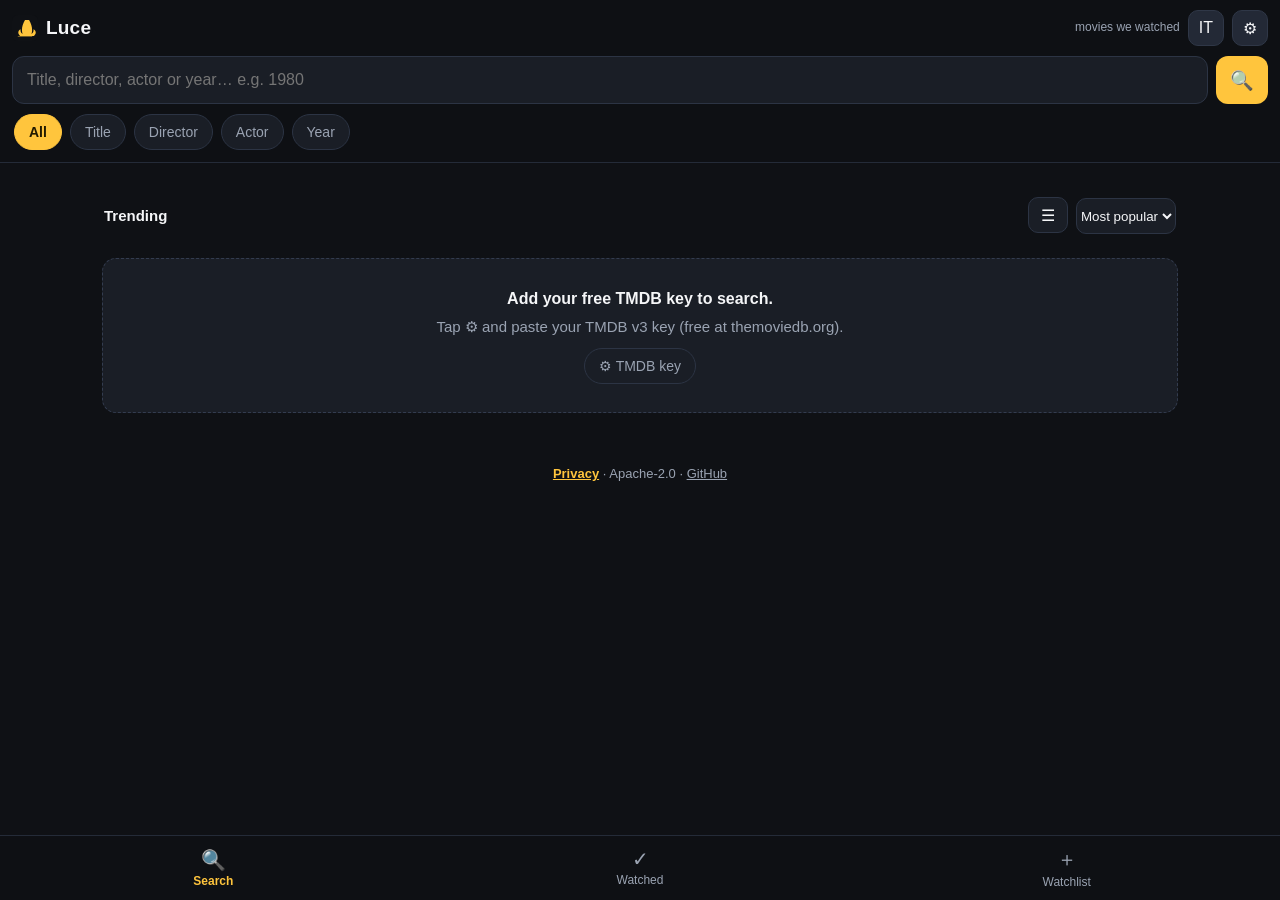
<file: index.html>
<!doctype html>
<html lang="en">
<head>
  <meta charset="utf-8" />
  <meta name="viewport" content="width=device-width, initial-scale=1, viewport-fit=cover" />
  <title>Luce — movies we watched</title>
  <meta name="description" content="Luce: search movies by title, director, actor or year, mark them as watched and save your thoughts." />
  <meta name="theme-color" content="#0f1115" />
  <link rel="manifest" href="./manifest.webmanifest" />
  <link rel="icon" href="./icon.svg" type="image/svg+xml" />
  <link rel="stylesheet" href="./style.css" />
</head>
<body>
  <header class="topbar">
    <div class="brand">
      <img src="./icon.svg" alt="" width="26" height="26" />
      <b>Luce</b>
      <small data-i18n="tagline">movies we watched</small>
      <button id="langBtn" title="Language / Lingua" aria-label="Switch language">IT</button>
      <button id="settingsBtn" title="Settings / TMDB key" aria-label="Settings">⚙</button>
    </div>
    <div class="searchrow" role="search">
      <input id="q" type="search" autocomplete="off" enterkeyhint="search"
        placeholder="Title, director, actor or year… e.g. 1980" aria-label="Search movies"
        data-i18n-ph="searchPh" />
      <button id="go" aria-label="Search">🔍</button>
    </div>
    <nav class="chips" aria-label="Search type">
      <button class="chip" data-mode="all" aria-pressed="true" data-i18n="modeAll">All</button>
      <button class="chip" data-mode="title" aria-pressed="false" data-i18n="modeTitle">Title</button>
      <button class="chip" data-mode="director" aria-pressed="false" data-i18n="modeDirector">Director</button>
      <button class="chip" data-mode="actor" aria-pressed="false" data-i18n="modeActor">Actor</button>
      <button class="chip" data-mode="year" aria-pressed="false" data-i18n="modeYear">Year</button>
    </nav>
  </header>

  <main id="view-search">
    <div class="suggest" id="suggest" hidden></div>
    <div id="personRow" class="personrow" hidden></div>
    <div class="context">
      <h2 id="resTitle" data-i18n="trending">Trending</h2>
      <span id="resCount"></span>
      <span class="spacer"></span>
      <button class="viewbtn" id="viewBtn" aria-label="Toggle grid/list view" title="Grid / list">☰</button>
      <select id="sort" aria-label="Sort">
        <option value="pop" data-i18n="sortPop">Most popular</option>
        <option value="vote" data-i18n="sortVote">Top rated</option>
        <option value="az">A–Z</option>
      </select>
    </div>
    <div id="grid" class="grid" aria-live="polite"></div>
    <div id="empty" class="empty" hidden></div>
    <div class="suggest"><button id="more" hidden data-i18n="showMore">Show more ↓</button></div>
  </main>

  <main id="view-watched" hidden>
    <div class="context"><h2 data-i18n="myWatched">My watched</h2><span id="watchedCount"></span><span class="spacer"></span><button class="viewbtn" id="viewBtnW" aria-label="Toggle grid/list view" title="Grid / list">☰</button></div>
    <div class="toolbar">
      <input id="fWatched" type="search" placeholder="Filter: title, director, actor, note…" aria-label="Filter watched" data-i18n-ph="filterPh" />
      <select id="fYear" aria-label="Filter by year"><option value="" data-i18n="yearAll">Year: all</option></select>
      <select id="fRating" aria-label="Filter by rating">
        <option value="" data-i18n="ratingAll">Rating: all</option><option value="5">5★</option>
        <option value="4">4★+</option><option value="3">3★+</option><option value="notes" data-i18n="withNotes">With notes</option>
      </select>
    </div>
    <div class="toolbar">
      <button class="chip" id="exportBtn" aria-pressed="false" data-i18n="exportJson">⬇ Export JSON</button>
      <button class="chip" id="importBtn" aria-pressed="false" data-i18n="importJson">⬆ Import JSON</button>
      <input type="file" id="importFile" accept="application/json" hidden />
    </div>
    <div id="gridWatched" class="grid"></div>
    <div id="emptyWatched" class="empty" hidden></div>
  </main>

  <main id="view-watchlist" hidden>
    <div class="context"><h2 data-i18n="watchlist">Watchlist</h2><span id="wlCount"></span><span class="spacer"></span><button class="viewbtn" id="viewBtnWl" aria-label="Toggle grid/list view" title="Grid / list">☰</button></div>
    <div id="gridWl" class="grid"></div>
    <div id="emptyWl" class="empty" hidden></div>
  </main>

  <nav class="tabs" aria-label="Sections">
    <button data-tab="search" aria-selected="true"><span class="ic">🔍</span><span data-i18n="tabSearch">Search</span></button>
    <button data-tab="watched" aria-selected="false"><span class="ic">✓</span><span data-i18n="tabWatched">Watched</span> <span id="nWatched"></span></button>
    <button data-tab="watchlist" aria-selected="false"><span class="ic">＋</span><span data-i18n="tabWatchlist">Watchlist</span> <span id="nWl"></span></button>
  </nav>

  <div id="sheetRoot"></div>
  <div id="toastRoot"></div>

  <footer style="text-align:center;padding:18px 12px 8px;color:var(--muted);font-size:13px">
    <a href="./privacy.html" style="color:var(--accent);font-weight:700">Privacy</a>
    <span> · Apache-2.0 · </span>
    <a href="https://github.com/simoneloru/luci" style="color:var(--muted)">GitHub</a>
  </footer>

  <dialog id="settingsDlg">
    <form method="dialog">
      <h3 style="margin-top:0">TMDB key</h3>
      <p style="color:var(--muted);font-size:14px" data-i18n="keyHelp">Free from themoviedb.org → Settings → API (v3 key). It stays in your browser only, never in the repo.</p>
      <input id="keyInput" type="password" placeholder="Paste your v3 key here…" autocomplete="off" data-i18n-ph="keyPh" />
      <div class="row">
        <button value="cancel" data-i18n="close">Close</button>
        <button value="default" id="saveKey" class="primary" data-i18n="save">Save</button>
      </div>
    </form>
  </dialog>

  <script src="./config.js"></script>
  <script src="./app.js" defer></script>
</body>
</html>
</file>
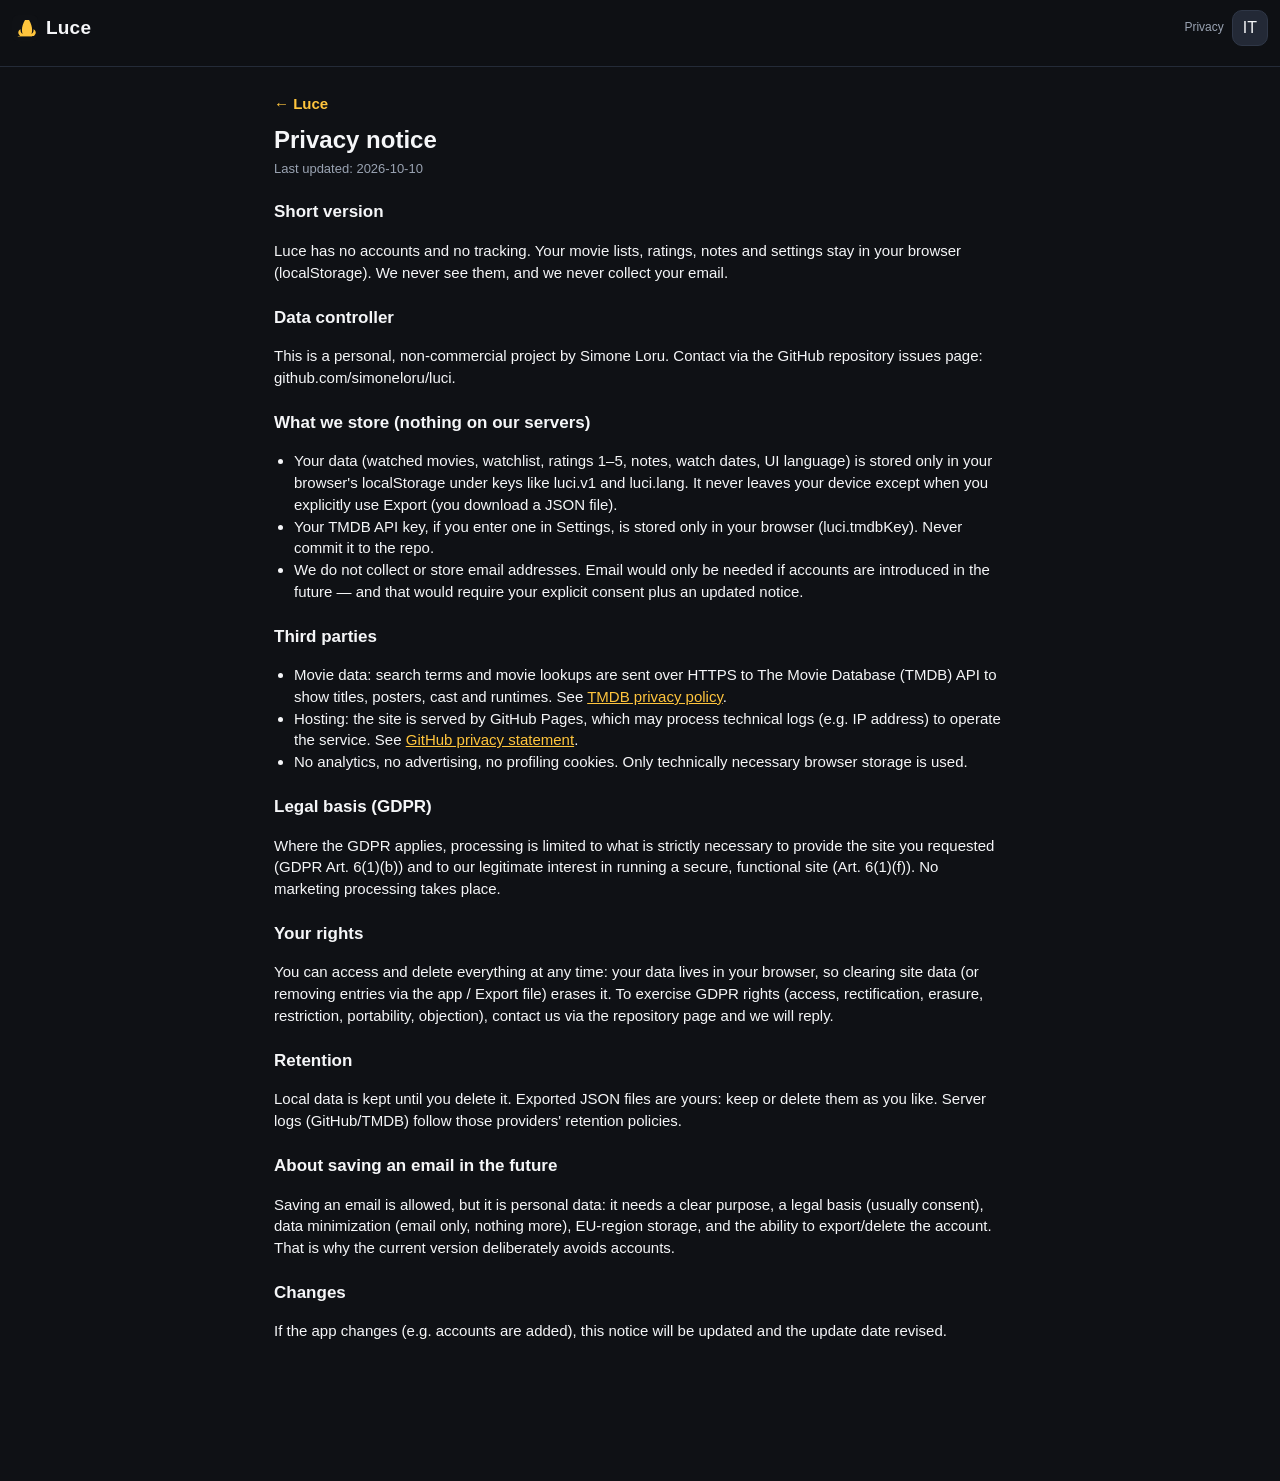
<file: privacy.html>
<!doctype html>
<html lang="en">
<head>
  <meta charset="utf-8" />
  <meta name="viewport" content="width=device-width, initial-scale=1, viewport-fit=cover" />
  <title>Privacy — Luce</title>
  <meta name="description" content="Privacy notice for Luce. No accounts, your data stays in your browser." />
  <meta name="theme-color" content="#0f1115" />
  <link rel="icon" href="./icon.svg" type="image/svg+xml" />
  <link rel="stylesheet" href="./style.css" />
  <style>
    .doc { max-width: 760px; margin: 0 auto; padding: 20px 14px 60px; }
    .doc h1 { font-size: 24px; margin: 8px 0 2px; }
    .doc .updated { color: var(--muted); font-size: 13px; margin-bottom: 16px; }
    .doc h2 { font-size: 17px; margin: 22px 0 6px; }
    .doc p, .doc li { font-size: 15px; }
    .doc ul { padding-left: 20px; }
    .doc a { color: var(--accent); }
    .backlink { display: inline-block; margin-top: 6px; color: var(--accent); text-decoration: none; font-weight: 700; }
  </style>
</head>
<body>
  <header class="topbar">
    <div class="brand">
      <img src="./icon.svg" alt="" width="26" height="26" />
      <b>Luce</b>
      <small>Privacy</small>
      <button id="langBtn" title="Language / Lingua" aria-label="Switch language">IT</button>
    </div>
  </header>

  <main class="doc">
    <a class="backlink" href="./">← Luce</a>
    <h1 data-en="Privacy notice" data-it="Informativa privacy">Privacy notice</h1>
    <div class="updated"><span data-en="Last updated: " data-it="Ultimo aggiornamento: ">Last updated: </span>2026-10-10</div>

    <h2 data-en="Short version" data-it="In breve">Short version</h2>
    <p data-en="Luce has no accounts and no tracking. Your movie lists, ratings, notes and settings stay in your browser (localStorage). We never see them, and we never collect your email."
       data-it="Luce non ha account e non ti traccia. Le tue liste di film, voti, note e impostazioni restano nel tuo browser (localStorage). Noi non li vediamo e non raccogliamo la tua email.">Luce has no accounts and no tracking. Your movie lists, ratings, notes and settings stay in your browser (localStorage). We never see them, and we never collect your email.</p>

    <h2 data-en="Data controller" data-it="Titolare del trattamento">Data controller</h2>
    <p data-en="This is a personal, non-commercial project by Simone Loru. Contact via the GitHub repository issues page: github.com/simoneloru/luci."
       data-it="Progetto personale e non commerciale di Simone Loru. Contatti tramite la pagina issues del repository GitHub: github.com/simoneloru/luci.">This is a personal, non-commercial project by Simone Loru. Contact via the GitHub repository issues page: github.com/simoneloru/luci.</p>

    <h2 data-en="What we store (nothing on our servers)" data-it="Cosa salviamo (niente sui nostri server)">What we store (nothing on our servers)</h2>
    <ul>
      <li data-en="Your data (watched movies, watchlist, ratings 1–5, notes, watch dates, UI language) is stored only in your browser's localStorage under keys like luci.v1 and luci.lang. It never leaves your device except when you explicitly use Export (you download a JSON file)."
          data-it="I tuoi dati (film visti, watchlist, voti 1–5, note, date di visione, lingua) sono salvati solo nel localStorage del tuo browser (chiavi tipo luci.v1 e luci.lang). Non lasciano mai il tuo dispositivo, tranne quando usi Esporta (scarichi un file JSON).">Your data (watched movies, watchlist, ratings 1–5, notes, watch dates, UI language) is stored only in your browser's localStorage under keys like luci.v1 and luci.lang. It never leaves your device except when you explicitly use Export (you download a JSON file).</li>
      <li data-en="Your TMDB API key, if you enter one in Settings, is stored only in your browser (luci.tmdbKey). Never commit it to the repo."
          data-it="La tua chiave API TMDB, se la inserisci nelle Impostazioni, resta solo nel tuo browser (luci.tmdbKey). Non committarla mai nel repo.">Your TMDB API key, if you enter one in Settings, is stored only in your browser (luci.tmdbKey). Never commit it to the repo.</li>
      <li data-en="We do not collect or store email addresses. Email would only be needed if accounts are introduced in the future — and that would require your explicit consent plus an updated notice."
          data-it="Non raccogliamo né salviamo indirizzi email. La email servirebbe solo se in futuro introdurremo gli account — e in quel caso servirebbero il tuo consenso esplicito e un'informativa aggiornata.">We do not collect or store email addresses. Email would only be needed if accounts are introduced in the future — and that would require your explicit consent plus an updated notice.</li>
    </ul>

    <h2 data-en="Third parties" data-it="Terze parti">Third parties</h2>
    <ul>
      <li><span data-en="Movie data: search terms and movie lookups are sent over HTTPS to The Movie Database (TMDB) API to show titles, posters, cast and runtimes. See " data-it="Dati film: i termini cercati sono inviati via HTTPS alle API di The Movie Database (TMDB) per mostrare titoli, locandine, cast e durate. Vedi ">Movie data: search terms and movie lookups are sent over HTTPS to The Movie Database (TMDB) API to show titles, posters, cast and runtimes. See </span><a href="https://www.themoviedb.org/privacy-policy">TMDB privacy policy</a>.</li>
      <li><span data-en="Hosting: the site is served by GitHub Pages, which may process technical logs (e.g. IP address) to operate the service. See " data-it="Hosting: il sito è servito da GitHub Pages, che può trattare log tecnici (es. indirizzo IP) per erogare il servizio. Vedi ">Hosting: the site is served by GitHub Pages, which may process technical logs (e.g. IP address) to operate the service. See </span><a href="https://docs.github.com/en/site-policy/privacy-policies/github-privacy-statement">GitHub privacy statement</a>.</li>
      <li data-en="No analytics, no advertising, no profiling cookies. Only technically necessary browser storage is used."
          data-it="Niente analytics, niente pubblicità, niente cookie di profilazione. Solo storage tecnico necessario nel browser.">No analytics, no advertising, no profiling cookies. Only technically necessary browser storage is used.</li>
    </ul>

    <h2 data-en="Legal basis (GDPR)" data-it="Base giuridica (GDPR)">Legal basis (GDPR)</h2>
    <p data-en="Where the GDPR applies, processing is limited to what is strictly necessary to provide the site you requested (GDPR Art. 6(1)(b)) and to our legitimate interest in running a secure, functional site (Art. 6(1)(f)). No marketing processing takes place."
       data-it="Ove si applichi il GDPR, il trattamento è limitato a quanto strettamente necessario per fornire il sito richiesto (art. 6(1)(b) GDPR) e al nostro legittimo interesse a far funzionare un sito sicuro (art. 6(1)(f)). Nessun trattamento di marketing.">Where the GDPR applies, processing is limited to what is strictly necessary to provide the site you requested (GDPR Art. 6(1)(b)) and to our legitimate interest in running a secure, functional site (Art. 6(1)(f)). No marketing processing takes place.</p>

    <h2 data-en="Your rights" data-it="I tuoi diritti">Your rights</h2>
    <p data-en="You can access and delete everything at any time: your data lives in your browser, so clearing site data (or removing entries via the app / Export file) erases it. To exercise GDPR rights (access, rectification, erasure, restriction, portability, objection), contact us via the repository page and we will reply."
       data-it="Puoi accedere a tutto e cancellare tutto in ogni momento: i dati sono nel tuo browser, quindi cancellando i dati del sito (o le voci via app / file Export) li elimini. Per esercitare i diritti GDPR (accesso, rettifica, cancellazione, limitazione, portabilità, opposizione), contattaci tramite la pagina del repository e ti risponderemo.">You can access and delete everything at any time: your data lives in your browser, so clearing site data (or removing entries via the app / Export file) erases it. To exercise GDPR rights (access, rectification, erasure, restriction, portability, objection), contact us via the repository page and we will reply.</p>

    <h2 data-en="Retention" data-it="Conservazione">Retention</h2>
    <p data-en="Local data is kept until you delete it. Exported JSON files are yours: keep or delete them as you like. Server logs (GitHub/TMDB) follow those providers' retention policies."
       data-it="I dati locali restano finché non li cancelli tu. I file JSON esportati sono tuoi: conservali o eliminali come vuoi. I log server (GitHub/TMDB) seguono le policy di quei fornitori.">Local data is kept until you delete it. Exported JSON files are yours: keep or delete them as you like. Server logs (GitHub/TMDB) follow those providers' retention policies.</p>

    <h2 data-en="About saving an email in the future" data-it="Sul salvare una email in futuro">About saving an email in the future</h2>
    <p data-en="Saving an email is allowed, but it is personal data: it needs a clear purpose, a legal basis (usually consent), data minimization (email only, nothing more), EU-region storage, and the ability to export/delete the account. That is why the current version deliberately avoids accounts."
       data-it="Salvare una email è consentito, ma è un dato personale: servono finalità chiara, base giuridica (di solito il consenso), minimizzazione (solo email, niente altro), storage in regione UE e possibilità di esportare/cancellare l'account. Per questo la versione attuale evita volutamente gli account.">Saving an email is allowed, but it is personal data: it needs a clear purpose, a legal basis (usually consent), data minimization (email only, nothing more), EU-region storage, and the ability to export/delete the account. That is why the current version deliberately avoids accounts.</p>

    <h2 data-en="Changes" data-it="Modifiche">Changes</h2>
    <p data-en="If the app changes (e.g. accounts are added), this notice will be updated and the update date revised."
       data-it="Se l'app cambia (es. vengono aggiunti gli account), questa informativa verrà aggiornata con nuova data.">If the app changes (e.g. accounts are added), this notice will be updated and the update date revised.</p>
  </main>

  <script>
    // Minimal language switcher (English source, Italian translation inline).
    (function () {
      var KEY = "luci.lang";
      function pick() {
        try { return localStorage.getItem(KEY) || ((navigator.language || "en").toLowerCase().indexOf("it") === 0 ? "it" : "en"); }
        catch (e) { return "en"; }
      }
      function apply(lang) {
        document.documentElement.lang = lang === "it" ? "it" : "en";
        document.querySelectorAll("[data-en]").forEach(function (el) {
          el.textContent = lang === "it" ? (el.getAttribute("data-it") || el.getAttribute("data-en")) : el.getAttribute("data-en");
        });
        var btn = document.getElementById("langBtn");
        if (btn) btn.textContent = lang === "it" ? "EN" : "IT";
        try { localStorage.setItem(KEY, lang); } catch (e) {}
      }
      var btn = document.getElementById("langBtn");
      if (btn) btn.addEventListener("click", function () {
        apply(pick() === "it" ? "en" : "it");
      });
      apply(pick());
    })();
  </script>
</body>
</html>
</file>
<file: style.css>
:root {
  --bg: #0f1115;
  --surface: #1a1e26;
  --surface-2: #232936;
  --text: #f5f6f8;
  --muted: #9aa3b2;
  --accent: #ffc53d;
  --green: #22c55e;
  --radius: 12px;
  --tab-h: 64px;
}
* { box-sizing: border-box; }
html, body { margin: 0; padding: 0; }
body {
  background: var(--bg);
  color: var(--text);
  font-family: -apple-system, BlinkMacSystemFont, "Segoe UI", Inter, Roboto, sans-serif;
  font-size: 15px;
  line-height: 1.45;
  padding-bottom: calc(var(--tab-h) + env(safe-area-inset-bottom));
}
.topbar {
  position: sticky; top: 0; z-index: 20;
  background: rgba(15,17,21,.92);
  backdrop-filter: blur(10px);
  border-bottom: 1px solid #242b38;
  padding: 10px 12px calc(10px);
}
.brand { display: flex; align-items: center; gap: 8px; margin-bottom: 10px; }
.brand img { width: 26px; height: 26px; }
.brand b { font-size: 19px; letter-spacing: .2px; }
.brand small { color: var(--muted); font-size: 12px; margin-left: auto; }
.brand button { background: var(--surface-2); color: var(--text); border: 1px solid #2f3747; border-radius: 10px; min-height: 36px; padding: 0 10px; font-size: 16px; }
.searchrow { display: flex; gap: 8px; }
.searchrow input {
  flex: 1; min-height: 48px; font-size: 16px;
  background: var(--surface); color: var(--text);
  border: 1px solid #2c3444; border-radius: 12px; padding: 0 14px;
}
.searchrow button {
  min-height: 48px; min-width: 52px; border-radius: 12px;
  background: var(--accent); border: 0; font-size: 19px; font-weight: 700; color: #221a00;
}
.chips { display: flex; gap: 8px; overflow-x: auto; padding: 10px 2px 2px; scrollbar-width: none; }
.chips::-webkit-scrollbar { display: none; }
.chip {
  flex: 0 0 auto; min-height: 36px; padding: 0 14px; border-radius: 999px;
  background: var(--surface); color: var(--muted); border: 1px solid #2c3444; font-size: 14px;
}
.chip[aria-pressed="true"] { background: var(--accent); color: #221a00; border-color: var(--accent); font-weight: 700; }
main { max-width: 1100px; margin: 0 auto; padding: 12px 12px 24px; }
.context { display: flex; align-items: baseline; gap: 8px; margin: 6px 2px 10px; }
.context h2 { font-size: 15px; margin: 0; }
.context span { color: var(--muted); font-size: 12px; }
.context select { margin-left: auto; background: var(--surface); color: var(--text); border: 1px solid #2c3444; border-radius: 10px; min-height: 36px; }
.suggest { display: flex; gap: 8px; margin: 0 2px 10px; }
.suggest button { flex: 1; min-height: 44px; border-radius: 12px; background: #253350; color: #dbe6ff; border: 1px solid #354a77; font-size: 14px; font-weight: 600; }
.grid { display: grid; grid-template-columns: repeat(3, 1fr); gap: 14px; }
@media (min-width: 700px) { .grid { grid-template-columns: repeat(4, 1fr); gap: 16px; } }
@media (min-width: 1000px) { .grid { grid-template-columns: repeat(6, 1fr); } }
/* Poster card: vertical flex so the caption always flows below the poster
   and can never be clipped by the next row. */
.card { display: flex; flex-direction: column; width: 100%; min-width: 0; background: transparent; border: 0; padding: 0; text-align: left; color: inherit; cursor: pointer; font: inherit; }
.poster { position: relative; width: 100%; aspect-ratio: 2/3; border-radius: 14px; overflow: hidden; background: var(--surface); border: 1px solid #262e3e; box-shadow: 0 4px 14px rgba(0,0,0,.35); }
.poster img { width: 100%; height: 100%; object-fit: cover; display: block; }
.poster .ph { position: absolute; inset: 0; display: flex; align-items: center; justify-content: center; color: var(--muted); font-size: 12px; padding: 8px; text-align: center; }
.badge { position: absolute; top: 6px; left: 6px; display: flex; gap: 4px; }
.badge i { font-style: normal; font-size: 11px; font-weight: 800; background: rgba(10,12,16,.85); border-radius: 8px; padding: 3px 7px; border: 1px solid #333c4f; }
.badge .visto { color: #4ade80; border-color: #14532d; }
.badge .mio { color: var(--accent); border-color: #6b5300; }
.card .cap { display: block; min-width: 0; padding: 8px 2px 0; }
.card h3 { display: -webkit-box; -webkit-line-clamp: 2; -webkit-box-orient: vertical; overflow: hidden; font-size: 14px; line-height: 1.32; font-weight: 600; letter-spacing: .1px; margin: 0; overflow-wrap: break-word; }
@supports (line-clamp: 2) { .card h3 { display: block; line-clamp: 2; } }
.card .yr { display: block; margin-top: 3px; color: var(--muted); font-size: 12.5px; line-height: 1.3; }
@media (hover: hover) {
  .poster { transition: transform .16s ease, box-shadow .16s ease; }
  .card:hover .poster { transform: translateY(-3px); box-shadow: 0 10px 24px rgba(0,0,0,.5); }
}
/* List mode: compact rows with thumb + text, toggled via .list on the grid. */
.grid.list { grid-template-columns: 1fr; gap: 8px; }
.grid.list .card { flex-direction: row; align-items: center; gap: 12px; background: var(--surface); border: 1px solid #2a3242; border-radius: 14px; padding: 8px; }
.grid.list .poster { width: 58px; flex: 0 0 58px; border-radius: 9px; box-shadow: none; }
.grid.list .cap { flex: 1; padding: 0; }
.grid.list .card h3 { font-size: 15px; -webkit-line-clamp: 1; }
@supports (line-clamp: 1) { .grid.list .card h3 { line-clamp: 1; } }
.grid.list .card .yr { font-size: 13px; }
.viewbtn { flex: 0 0 auto; background: var(--surface); color: var(--text); border: 1px solid #2c3444; border-radius: 10px; min-height: 36px; min-width: 40px; font-size: 16px; }
.context .spacer { flex: 1; }
.context select { margin-left: 0; }
.personrow { display: flex; gap: 10px; overflow-x: auto; margin-bottom: 12px; }
.person { flex: 0 0 auto; width: 132px; background: var(--surface); border: 1px solid #2a3242; border-radius: 12px; padding: 8px; color: inherit; }
.person img { width: 100%; aspect-ratio: 1/1; object-fit: cover; border-radius: 8px; background: #0c0e12; }
.person b { font-size: 13px; display: block; margin-top: 6px; }
.person small { color: var(--muted); }
.empty { text-align: center; color: var(--muted); background: var(--surface); border: 1px dashed #333c4f; border-radius: 14px; padding: 28px 16px; margin-top: 14px; }
.empty b { color: var(--text); display: block; margin-bottom: 6px; font-size: 16px; }
.tabs {
  position: fixed; left: 0; right: 0; bottom: 0; z-index: 30;
  display: flex; background: rgba(15,17,21,.96); backdrop-filter: blur(10px);
  border-top: 1px solid #242b38;
  padding-bottom: env(safe-area-inset-bottom);
}
.tabs button {
  flex: 1; background: none; border: 0; color: var(--muted);
  min-height: var(--tab-h); font-size: 12px; display: flex; flex-direction: column; align-items: center; justify-content: center; gap: 2px;
}
.tabs button span.ic { font-size: 20px; }
.tabs button[aria-selected="true"] { color: var(--accent); font-weight: 700; }
/* bottom sheet */
.scrim { position: fixed; inset: 0; background: rgba(0,0,0,.6); z-index: 40; }
.sheet {
  position: fixed; left: 0; right: 0; bottom: 0; z-index: 41;
  background: #141821; border-radius: 18px 18px 0 0;
  max-height: 92dvh; overflow-y: auto; padding: 12px 14px calc(18px + env(safe-area-inset-bottom));
}
.sheet .grab { width: 44px; height: 5px; border-radius: 99px; background: #333c4f; margin: 2px auto 12px; }
.detail-head { display: flex; gap: 12px; }
.detail-head img { width: 92px; aspect-ratio: 2/3; object-fit: cover; border-radius: 10px; background: var(--surface-2); }
.detail-head h2 { margin: 0 0 4px; font-size: 20px; }
.detail-head .meta { color: var(--muted); font-size: 13px; }
.actions { display: flex; gap: 8px; margin: 12px 0; }
.actions button { flex: 1; min-height: 52px; border-radius: 14px; font-size: 16px; font-weight: 800; border: 1px solid #333c4f; background: var(--surface-2); color: var(--text); }
.actions button.on-visto { background: var(--green); border-color: var(--green); color: #04120a; }
.actions button.on-wl { background: var(--accent); border-color: var(--accent); color: #221a00; }
.mine { background: var(--surface); border: 1px solid #2a3242; border-radius: 14px; padding: 12px; margin-top: 8px; }
.mine h3 { margin: 0 0 8px; font-size: 14px; }
.stars { display: flex; gap: 6px; margin-bottom: 10px; }
.stars button { flex: 1; min-height: 48px; font-size: 24px; background: var(--surface-2); border: 1px solid #333c4f; border-radius: 12px; color: var(--muted); }
.stars button.lit { color: var(--accent); border-color: #6b5300; }
.mine textarea { width: 100%; min-height: 76px; border-radius: 12px; border: 1px solid #2c3444; background: #0e1117; color: var(--text); padding: 10px; font-size: 15px; font-family: inherit; }
.mine .row { display: flex; gap: 8px; margin-top: 8px; flex-wrap: wrap; }
.mine .row label { flex: 1; min-width: 140px; font-size: 13px; color: var(--muted); display: flex; align-items: center; gap: 6px; }
.mine input[type="date"] { background: #0e1117; color: var(--text); border: 1px solid #2c3444; border-radius: 10px; min-height: 40px; padding: 0 8px; }
.saved { color: #4ade80; font-size: 13px; min-height: 18px; margin-top: 6px; }
.toolbar { display: flex; gap: 8px; margin-bottom: 10px; flex-wrap: wrap; }
.toolbar input, .toolbar select { background: var(--surface); color: var(--text); border: 1px solid #2c3444; border-radius: 10px; min-height: 42px; padding: 0 10px; font-size: 14px; }
.toolbar input { flex: 2; min-width: 150px; }
.toast { position: fixed; left: 12px; right: 12px; bottom: calc(var(--tab-h) + 12px + env(safe-area-inset-bottom)); z-index: 50; display: flex; gap: 8px; align-items: center; background: #1f2937; border: 1px solid #374151; border-radius: 12px; padding: 10px 12px; }
.toast button { margin-left: auto; background: var(--accent); border: 0; border-radius: 8px; min-height: 36px; padding: 0 12px; font-weight: 800; }
dialog { background: #141821; color: var(--text); border: 1px solid #2a3242; border-radius: 14px; max-width: 440px; width: calc(100% - 32px); }
dialog input { width: 100%; min-height: 48px; border-radius: 10px; border: 1px solid #2c3444; background: #0e1117; color: var(--text); padding: 0 12px; font-size: 15px; }
dialog .row { display: flex; gap: 8px; margin-top: 12px; }
dialog .row button { flex: 1; min-height: 46px; border-radius: 10px; border: 1px solid #333c4f; background: var(--surface-2); color: var(--text); font-weight: 700; }
dialog .row button.primary { background: var(--accent); color: #221a00; border-color: var(--accent); }
.skel { animation: pulse 1.2s infinite; background: linear-gradient(90deg, #1a1e26 25%, #232936 50%, #1a1e26 75%); }
@keyframes pulse { 50% { opacity: .6; } }
@media (prefers-reduced-motion: reduce) { * { animation: none !important; } }
:focus-visible { outline: 2px solid var(--accent); outline-offset: 2px; }
</file>
